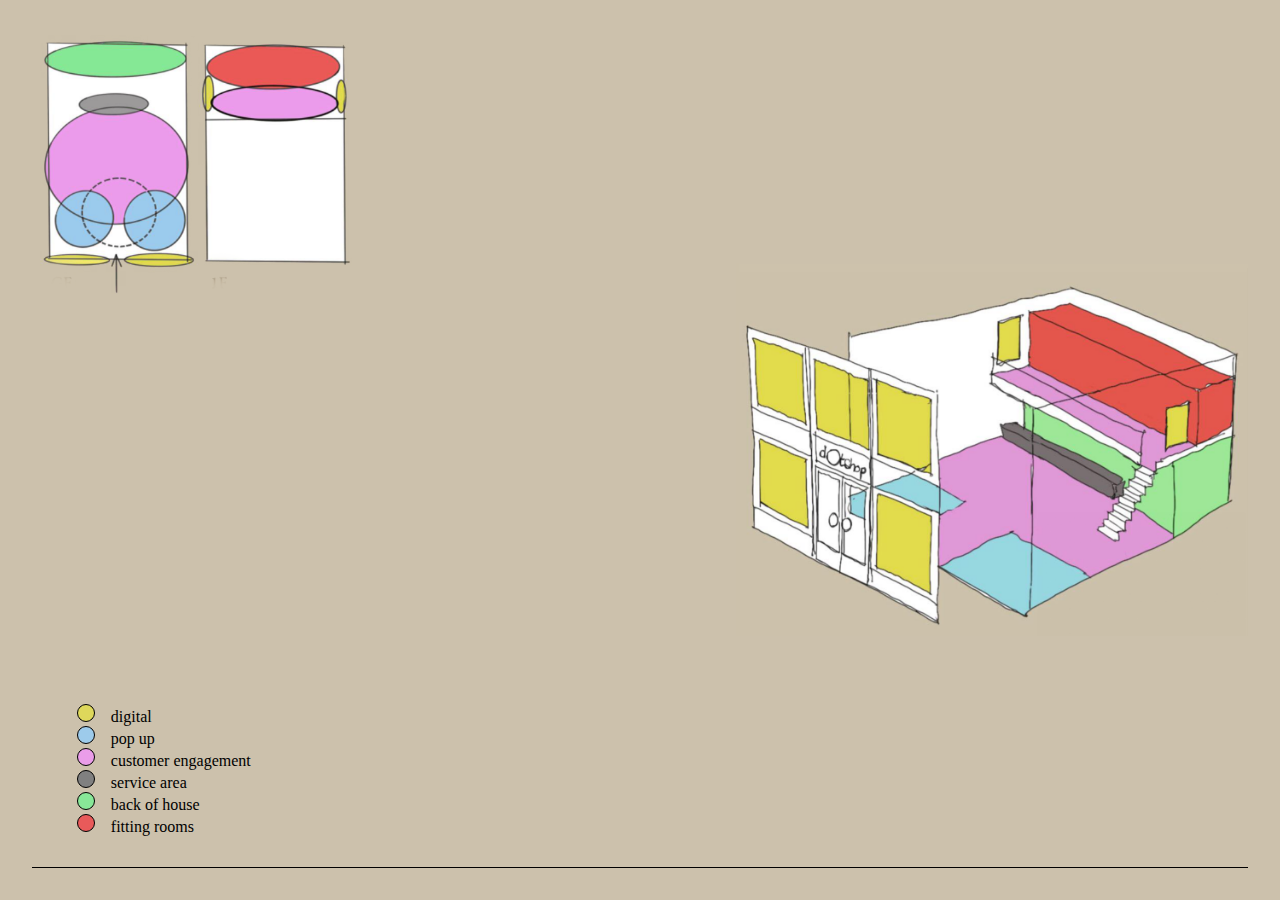
<file: moodboard/index.html>
<!DOCTYPE html>
<html lang="en">
<head>
    <meta charset="UTF-8">
    <meta http-equiv="X-UA-Compatible" content="IE=edge">
    <meta name="viewport" content="width=device-width, initial-scale=1.0">
    <title>Document</title>
    <link rel="stylesheet" href="style.css">
</head>
<body>

    <div id="moodboard">
        <div class="container"><img src="img/moodboard.jpg" style="width:80%"alt=""></div>
    </div>

    <div class="diagram"><img class="diagram"src="img/diagram.png" alt=""></div>

    <img class="model" src="img/3d_model.png" alt="">

    

    <ul>
        <li id="yellow"><div class="dot yellow"></div>digital</li>
        <li id="blue"><div class="dot blue "></div>pop up</span></li>
        <li id="pink"><div class="dot pink"></div>customer engagement</li>
        <li id="grey"><div class="dot grey"></div>service area</li>
        <li id="green"><div class="dot green"></div>back of house</li>
        <li id="red"><div class="dot red"></div>fitting rooms</li>
    </ul>

<footer></footer>
    
    <script src="app.js"></script>
</body>
</html>
</file>
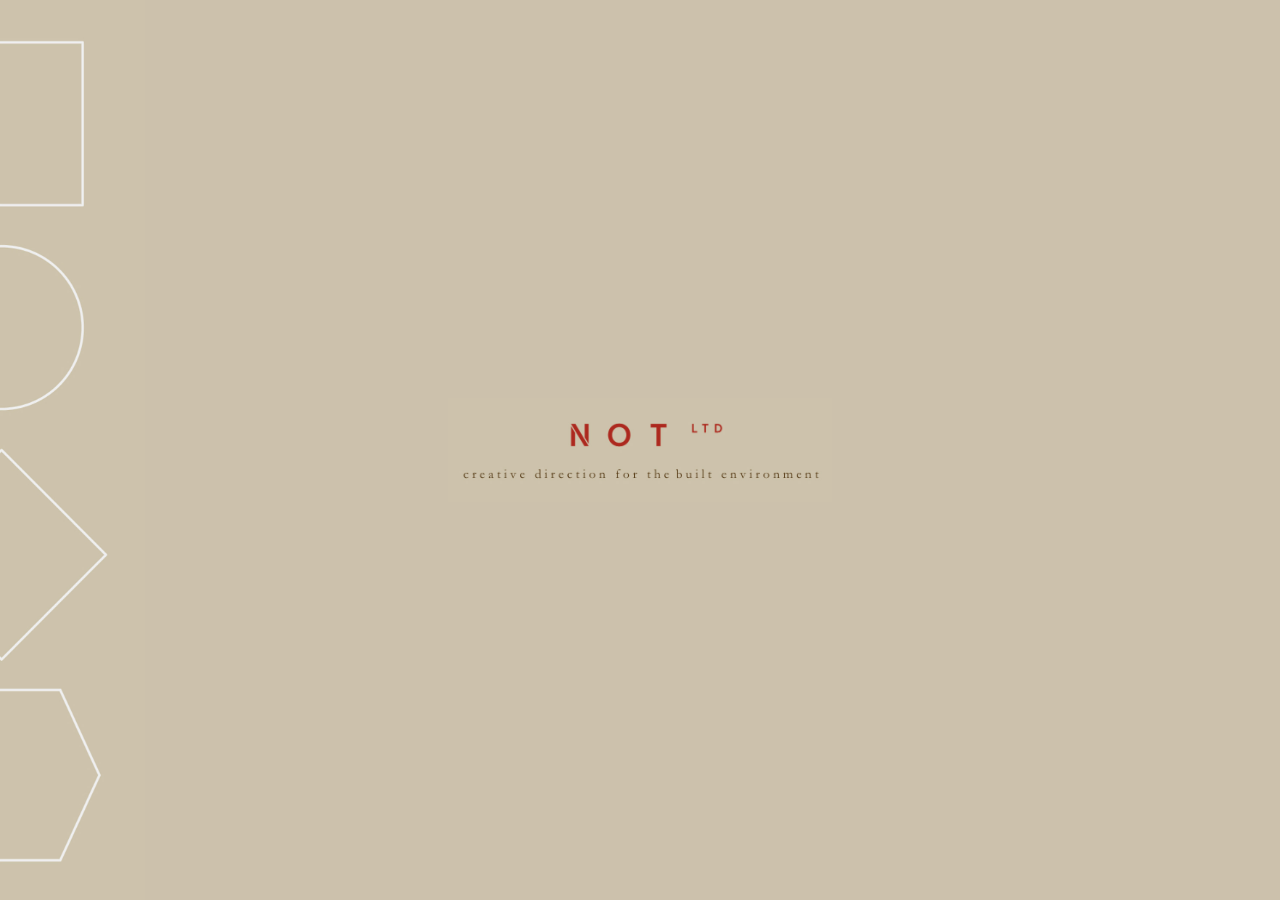
<file: not/index.html>
<!DOCTYPE html>
<html lang="en">
<head>
    <link rel="apple-touch-icon" sizes="180x180" href="/apple-touch-icon.png">
<link rel="icon" type="image/png" sizes="32x32" href="/favicon-32x32.png">
<link rel="icon" type="image/png" sizes="16x16" href="/favicon-16x16.png">
<link rel="manifest" href="/site.webmanifest">
<link rel="mask-icon" href="/safari-pinned-tab.svg" color="#5bbad5">
<meta name="msapplication-TileColor" content="#da532c">
<meta name="theme-color" content="#ffffff">
    <meta charset="UTF-8">
    <meta http-equiv="X-UA-Compatible" content="IE=edge">
    <meta name="viewport" content="width=device-width, initial-scale=1.0">
    <title>NOT | Interactive moodboard</title>
    <link rel="stylesheet" href="style.css">

</head>
<body>
  
  <!-- Moodboard overlay -->

  <div class="loader">
      <img style="width:30%" src="img/logo-small.jpg" data-src="img/logo.jpg"  class="lazyload" alt="">
    <img style="left:0;float:left; position: absolute; max-height:100%;" src="img/shapes-small.jpg" data-src="img/shapes.jpg" class="lazyload" alt="">
</div>
  
  <div id="pageOverlay"></div>



    <div id="blur" >
<div class="background"><img src="img/isometric-small.jpg" data-src="img/isometric.jpg" class="lazyload" alt=""></div>
        <h3>Concept model</h3>

<!-- 3d Model diagram -->
<div class="wrap">
<div  class="container">
    
    <div class="overlay">
        <div id="red" class="dot red red_position dot_resize"></div>
        <div id="green" class="dot green green_position dot_resize"></div>
        <div id="teal" class="dot teal teal_position dot_resize"></div>
        <div id="yellow" class="dot yellow yellow_position dot_resize"></div>
        <div id="orange" class="dot orange orange_position dot_resize"></div>
        <div id="blue" class="dot blue blue_position dot_resize"></div>
        <div id="pink" class="dot pink pink_position dot_resize"></div>
        <div id="grey" class="dot grey grey_position dot_resize"></div>
    </div>
    <img src="img/diagram-small.png" data-src="img/diagram.png" class="lazyload" alt="">
    <div class="circle">Click on the Dots to explore</div>
</div>
</div>
   
<!-- List key -->
<ul id="list-key">
    KEY
</ul>


</div>

<script src="https://code.jquery.com/jquery-3.6.0.js" integrity="sha256-H+K7U5CnXl1h5ywQfKtSj8PCmoN9aaq30gDh27Xc0jk=" crossorigin="anonymous"></script>
<script src="jq-blureffect.js"></script>
<script src="lazysizes.min.js" async=""></script>

    <script src="app.js"></script>



    
</body>
</html>
</file>
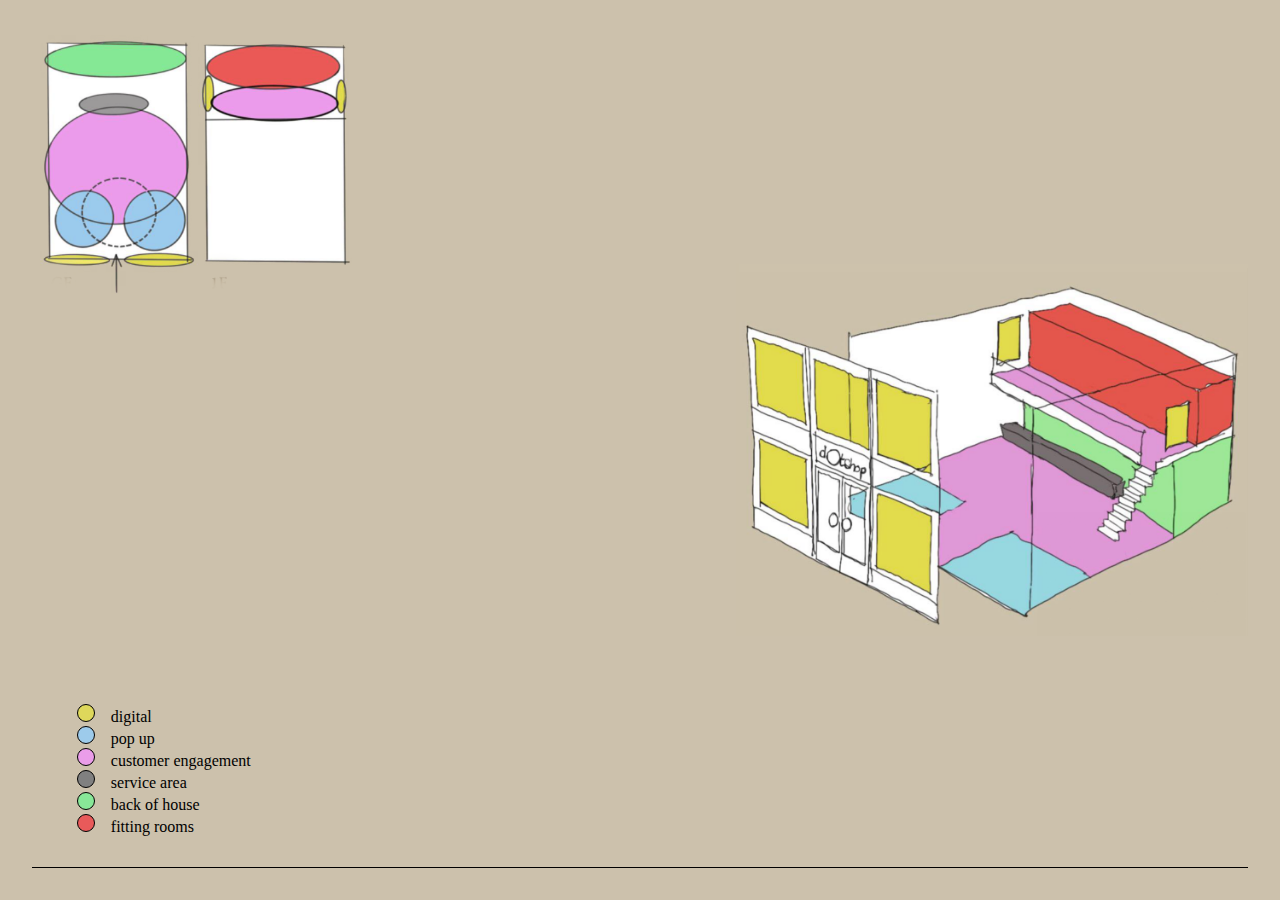
<file: not_v1/index.html>
<!DOCTYPE html>
<html lang="en">
<head>
    <meta charset="UTF-8">
    <meta http-equiv="X-UA-Compatible" content="IE=edge">
    <meta name="viewport" content="width=device-width, initial-scale=1.0">
    <title>NOT | Interactive moodboard</title>
    <link rel="stylesheet" href="style.css">
</head>
<body>

    <div id="moodboard">
        <div class="container"><img src="img/moodboard.jpg" style="width:80%"alt=""></div>
    </div>

    <div class="diagram"><img class="diagram"src="img/diagram.png" alt=""></div>

    <img class="model" src="img/3d_model.png" alt="">

    

    <ul>
        <li id="yellow"><div class="dot yellow"></div>digital</li>
        <li id="blue"><div class="dot blue "></div>pop up</span></li>
        <li id="pink"><div class="dot pink"></div>customer engagement</li>
        <li id="grey"><div class="dot grey"></div>service area</li>
        <li id="green"><div class="dot green"></div>back of house</li>
        <li id="red"><div class="dot red"></div>fitting rooms</li>
    </ul>

<footer></footer>
    
    <script src="app.js"></script>
</body>
</html>
</file>
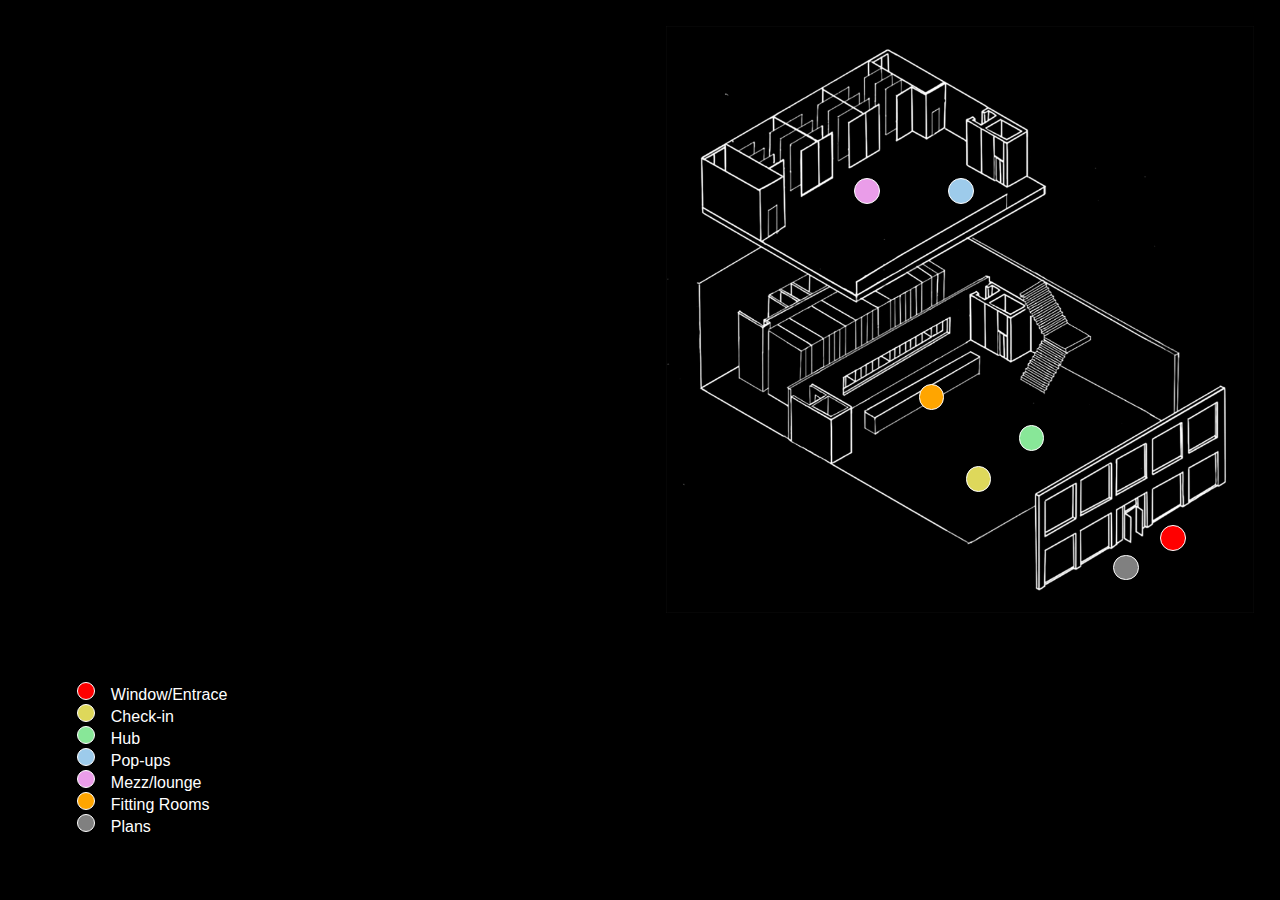
<file: not_v3/index.html>
<!DOCTYPE html>
<html lang="en">
<head>
    <meta charset="UTF-8">
    <meta http-equiv="X-UA-Compatible" content="IE=edge">
    <meta name="viewport" content="width=device-width, initial-scale=1.0">
    <title>NOT | Interactive moodboard</title>
    <link rel="stylesheet" href="style.css">

</head>
<body>
  
  <!-- Moodboard overlay -->

  <div id="pageOverlay"></div>



    <div id="blur" >

<!-- 3d Model diagram -->
<div class="container">
    <div class="overlay">
        <div class="dot yellow yellow_position dot_resize"></div>
        <div class="dot blue blue_position dot_resize"></div>
        <div class="dot pink pink_position dot_resize"></div>
        <div class="dot grey grey_position dot_resize"></div>
        <div class="dot green green_position dot_resize"></div>
        <div class="dot red red_position dot_resize"></div>
        <div class="dot orange orange_position dot_resize"></div>

    </div>
    <img src="img/diagram.jpg" alt="">
    
</div>
   
<!-- List key -->
    <ul >
        <li id="red"><div class="dot red"></div>Window/Entrace</li>
        <li id="yellow"><div class="dot yellow"></div>Check-in</span></li>
        <li id="green"><div class="dot green"></div>Hub</li>
        <li id="blue"><div class="dot blue"></div>Pop-ups</li>
        <li id="pink"><div class="dot pink"></div>Mezz/lounge</li>
        <li id="orange"><div class="dot orange"></div>Fitting Rooms</li>
        <li id="grey"><div class="dot grey"></div>Plans</li>
    </ul>


<footer></footer>
</div>

    <script src="app.js"></script>
</body>
</html>
</file>
<file: moodboard/style.css>
body {
  background-color: #ccc1ac;
  max-height: 100%;
  max-width: 100%;
  padding: 0;
  margin: 0;
}

ul {
  font-size: 1em;
  list-style: none;
  position: absolute;
  bottom: 0;
  padding: 0;
  margin-left: 6vw;
  margin-bottom: 4em;
  cursor: pointer;
}
li:hover {
  color: grey;
}

.dot {
  height: 1em;
  width: 1em;
  margin-right: 1em;
  border-radius: 50%;
  display: inline-block;
  border: 1px solid black;
}

.yellow {
  background-color: #ded85b;
}
.blue {
  background-color: #9dcbeb;
}
.pink {
  background-color: #ea9de9;
}
.grey {
  background-color: grey;
}
.green {
  background-color: #88e798;
}
.red {
  background-color: #e85a5a;
}

.diagram {
  width: 50%;
  height: auto;
  position: absolute;
  margin: 1em;
}

.model {
  position: absolute;
  top: 50%;
  -ms-transform: translateY(-50%);
  transform: translateY(-50%);
  width: 40%;
  height: auto;
  right: 0;
  padding-right: 2em;
  margin: auto;
}

img {
  width: 100%; /* or any custom size */
  height: 100%;
  object-fit: contain;
}

#moodboard {
  height: 90%;
  width: 90%;
  margin: 0;
  top: 50%;
  left: 50%;
  transform: translate(-50%, -50%);
  position: fixed;
  border-radius: 25px;
  background-color: rgba(0, 0, 0, 0.5);
  z-index: 1;
  display: none;
  cursor: pointer;

}
.container {
  padding: 1em;
  position: absolute;
 left:0;
 right:0;
  top: 0;
  bottom: 0;
  vertical-align: middle;
  text-align: center;
  display: table-cell;
  justify-content: center;
  align-items: center;
}


footer {
  position: absolute;
  right: 0;
  left: 0;
  bottom: 2em;
  margin-right: auto;
  margin-left: auto;
  width: 95%;
  border-top: 1px solid black;
}
</file>
<file: not/style.css>
body {
  background-color: #241c19;
  max-height: 100%;
  max-width: 100%;
  padding: 0;
  margin: 0;
  color: white;
  font-family: Arial, Helvetica, sans-serif;
}



.background {
  width:100%;
  position: absolute;
  top: 0;
  left: 0;
  min-height: 100%!important;
  overflow: hidden;

}

.background img {
  min-width:100%;
  min-height:100%;
  position: absolute;
opacity: 0.7;

  overflow: hidden;
}





ul {
  font-size: 0.8em;
  list-style: none;
  position: absolute;
  bottom: 0;
  padding: 0;
  margin:4vw;
  cursor: pointer;
  text-transform: uppercase;
  line-height: 2;
}
li:hover {
  color: grey;
}

.dot {
  width: 1em;
  padding-top: 1em;
  height:auto;
  margin-right: 1em;
  border-radius: 50%;
  display: inline-block;
  border: 1px solid white
}

.yellow {
  background-color: #dedd60;
}
.blue {
  background-color: #4c8cc7;
}
.pink {
  background-color: #d273c7;
}
.grey {
  background-color: #b7bcc2;
}

.teal {
  background-color: #8870c0;
}
.green {
  background-color: #70d1ab;
}
.red {
  background-color: #b7311d;
}

.orange {
  background-color:#dd7c51;
}

.yellow_position {
  position: absolute;
  top: 75%;
  left: 51%;
}
.blue_position {
  position: absolute;
  top: 26%;
  left: 48%;
}
.pink_position {
  position: absolute;
  top: 16%;
  left: 26%;
}
.grey_position {
  position: absolute;
  top: 90%;
  left: 76%;
}
.green_position {
  position: absolute;
  top: 70%;
  left: 61%;
}
.red_position {
  position: absolute;
  top: 84%;
  left: 85%;
}

.orange_position {
  position: absolute;
  top: 60%;
  left: 44%;
}

.teal_position {
  position: absolute;
  top: 65%;
  left: 52%;
}

.dot_resize {
  width:4%;
  height:auto;
  padding-top: 4%;
  border-radius: 100% !important;
  transition: all 0.5s ease;
}

.dot_resize:hover {
 cursor: pointer;
  transform: scale(1.4);
}


.model {
  position: absolute;
  top: 50%;
  -ms-transform: translateY(-50%);
  transform: translateY(-50%);
  width: 40%;
  height: auto;
  right: 0;
  padding-right: 2em;
  margin: auto;
}

#pageOverlay {
  height: 100%;
  width: 100%;
  margin: 0 auto;
  position: fixed;
  z-index: 1;
  cursor: pointer;
  top: 0;
  bottom: 0;

  display: none;
}
.loader {
  top:0;
  bottom:0;
  position: fixed;
  left:0;
  right:0;
  width:100%;
  height:100%;
  background-color:#ccc1ac;
  z-index: 10;
  display: flex;
  justify-content: center;
  align-items: center;
}


.container {
  position: absolute;
width: 50%;
margin:auto;
left:0;
right:0;
  

}

.turnoff {
  display: none;
}

.circle {
  right:0;
  top:20%;
  position: absolute;
  border-style: solid;
  border-width: 0.2vw;
  width: 9vw;
  height:9vw;
  border-radius: 50%;
  font-size:1.3vw;
  font-style: italic;
  text-align: center;
  display: flex; /* or inline-flex */
  align-items: center; 
  justify-content: center;
  cursor:default;
  transition: all 0.3s ease;
}

.circle:hover {
  transform: scale(1.1);
}

.backbtn {
  position: absolute;
  bottom:0;
  right:0;
  float:right;
  width: 7vw;
  margin:2em;
  font-size:1vw;
  text-align: center;
}



.wrap {
  top:0;
  position: absolute;
  height: 100%;
  width:100%;
  display: flex; justify-content: center; align-items: center;
}



img {
  display: block;
  max-width: 100%;
  width: auto;
  height: auto;
}

.overlay {
  position: absolute;
  top: 0;
  right: 0;
  left: 0;
  bottom: 0;
  color: white;
}

h3 {
  text-transform: uppercase;
  margin:4vw;
  position: absolute;
}

.area {
  margin:3em;

}

.moodboard {
  margin:2em;
  width:50%;
  float:right;
  top:0;
  right:0;
  position: absolute;
  transition: all 0.5s ease;
}


.wireframe {
  margin:2em;
  left:0;
  width:35%;
  float:left;
  bottom:0;
  position: absolute;
  transition: all 0.5s ease;
}

.wireframe:hover {
  transform: scale(1.1);
  width:48%;
  margin:4em;
  z-index: 10;
  -webkit-filter: drop-shadow(5px 5px 5px #222);
  filter: drop-shadow(5px 2px 5px #222);
}

.wireframe:hover  .moodboard {
  filter: blur(3px);
}

.moodboard:hover ~ .wireframe {
  filter: blur(3px);
} 

.moodboard:hover {
  z-index: 10;
  transform: scale(1.1);
  width:60%;
  margin:4em;
  -webkit-filter: drop-shadow(5px 5px 5px #222);
  filter: drop-shadow(5px 2px 5px #222);
}







.instagram {
  margin:1em;
  padding:inherit;
  width:38%;
  float:left;
  top:0;
  left:0;
  position: absolute;
}

.instagram2 {
  margin:1em;
  padding:inherit;
  width:30%;
  float:left;
  top:0;
  left:0;
  position: absolute;
}





footer {
  position: absolute;
  right: 0;
  left: 0;
  bottom: 1em;
  margin-right: auto;
  margin-left: auto;
  width: 92%;
  border-top: 1px solid white;
}

/* Drop shadow */
.z-depth-2 {
  -webkit-box-shadow: 0 16px 24px 2px rgba(0, 0, 0, 0.14), 0 6px 30px 5px rgba(0, 0, 0, 0.12), 0 8px 10px -7px rgba(0, 0, 0, 0.2);
          box-shadow: 0 16px 24px 2px rgba(0, 0, 0, 0.14), 0 6px 30px 5px rgba(0, 0, 0, 0.12), 0 8px 10px -7px rgba(0, 0, 0, 0.2);
}

.blur {
  opacity: 1;
  visibility: visible;
  filter: blur(3px);
  z-index: 0;
  position: absolute;
  left: 0;
  top: 0;
  right: 0;
  bottom: 0;
}
.blur-in {
  visibility: visible;
  filter: blur(0px);
  opacity: 1;
  transition: all 0.25s ease-out;
  z-index: 0;
  position: absolute;
  left: 0;
  top: 0;
  right: 0;
  bottom: 0;
}

.blur-out {
  visibility: visible;
  filter: blur(3px);
  opacity: 1;
  transition: all 0.25s ease-out;
  z-index: 0;
  position: absolute;
  left: 0;
  top: 0;
  right: 0;
  bottom: 0;
}

.layoutplans {
  top:0;
  margin:auto;
  width:60%;
  display: flex;
}
.layout_ground {
  left:0;
  float:left;
  flex: 33.33%;
  margin:3vw;
  transition: all 0.5s ease;
}

.layout_ground:hover {
  transform: scale(1.4);
  flex: 40%;
  -webkit-filter: drop-shadow(5px 5px 5px #222);
  filter: drop-shadow(5px 2px 5px #222);
}

.layout_mezz {
  right:0;
  float:right;
  flex: 33.33%;
  margin:3vw;
  transition: all 0.5s ease;
}

.layout_mezz:hover {
  transform: scale(1.4);
  flex: 40%;
  -webkit-filter: drop-shadow(5px 5px 5px #222);
  filter: drop-shadow(5px 2px 5px #222);
}
</file>
<file: not_v1/style.css>
body {
  background-color: #ccc1ac;
  max-height: 100%;
  max-width: 100%;
  padding: 0;
  margin: 0;
}

ul {
  font-size: 1em;
  list-style: none;
  position: absolute;
  bottom: 0;
  padding: 0;
  margin-left: 6vw;
  margin-bottom: 4em;
  cursor: pointer;
}
li:hover {
  color: grey;
}

.dot {
  height: 1em;
  width: 1em;
  margin-right: 1em;
  border-radius: 50%;
  display: inline-block;
  border: 1px solid black;
}

.yellow {
  background-color: #ded85b;
}
.blue {
  background-color: #9dcbeb;
}
.pink {
  background-color: #ea9de9;
}
.grey {
  background-color: grey;
}
.green {
  background-color: #88e798;
}
.red {
  background-color: #e85a5a;
}

.diagram {
  width: 50%;
  height: auto;
  position: absolute;
  margin: 1em;
}

.model {
  position: absolute;
  top: 50%;
  -ms-transform: translateY(-50%);
  transform: translateY(-50%);
  width: 40%;
  height: auto;
  right: 0;
  padding-right: 2em;
  margin: auto;
}

img {
  width: 100%; /* or any custom size */
  height: 100%;
  object-fit: contain;
}

#moodboard {
  height: 90%;
  width: 90%;
  margin: 0;
  top: 50%;
  left: 50%;
  transform: translate(-50%, -50%);
  position: fixed;
  border-radius: 25px;
  background-color: rgba(0, 0, 0, 0.5);
  z-index: 1;
  display: none;
  cursor: pointer;

}
.container {
  padding: 1em;
  position: absolute;
 left:0;
 right:0;
  top: 0;
  bottom: 0;
  vertical-align: middle;
  text-align: center;
  display: table-cell;
  justify-content: center;
  align-items: center;
}


footer {
  position: absolute;
  right: 0;
  left: 0;
  bottom: 2em;
  margin-right: auto;
  margin-left: auto;
  width: 95%;
  border-top: 1px solid black;
}
</file>
<file: not_v3/style.css>
body {
  background-color: black;
  max-height: 100%;
  max-width: 100%;
  padding: 0;
  margin: 0;
  color: white;
  font-family: Arial, Helvetica, sans-serif;
}

ul {
  font-size: 1em;
  list-style: none;
  position: absolute;
  bottom: 0;
  padding: 0;
  margin-left: 6vw;
  margin-bottom: 4em;
  cursor: pointer;
}
li:hover {
  color: grey;
}

.dot {
  width: 1em;
  padding-top: 1em;
  height:auto;
  margin-right: 1em;
  border-radius: 50%;
  display: inline-block;
  border: 1px solid white
}

.yellow {
  background-color: #ded85b;
}
.blue {
  background-color: #9dcbeb;
}
.pink {
  background-color: #ea9de9;
}
.grey {
  background-color: grey;
}
.green {
  background-color: #88e798;
}
.red {
  background-color: red;
}

.orange {
  background-color: orange;
}

.yellow_position {
  position: absolute;
  top: 75%;
  left: 51%;
}
.blue_position {
  position: absolute;
  top: 26%;
  left: 48%;
}
.pink_position {
  position: absolute;
  top: 26%;
  left: 32%;
}
.grey_position {
  position: absolute;
  top: 90%;
  left: 76%;
}
.green_position {
  position: absolute;
  top: 68%;
  left: 60%;
}
.red_position {
  position: absolute;
  top: 85%;
  left: 84%;
}

.orange_position {
  position: absolute;
  top: 61%;
  left: 43%;
}

.dot_resize {
  width:4%;
  height:auto;
  padding-top: 4%;
  border-radius: 100% !important;
}

.diagram {
  width: 50%;
  height: auto;
  position: absolute;
  margin: 1em;
}

.model {
  position: absolute;
  top: 50%;
  -ms-transform: translateY(-50%);
  transform: translateY(-50%);
  width: 40%;
  height: auto;
  right: 0;
  padding-right: 2em;
  margin: auto;
}

#pageOverlay {
  height: 100%;
  width: 100%;
  margin: 0 auto;
  position: fixed;
  z-index: 1;
  cursor: pointer;
  top: 0;
  bottom: 0;
  transition: all 0.3s linear;
  display: none;
}



.container {
  position: relative;
  width: 46%;
  margin: 2%;
  float: right;
}

img {
  display: block;
  max-width: 100%;
  width: auto;
  height: auto;
}

.overlay {
  position: absolute;
  top: 0;
  right: 0;
  left: 0;
  bottom: 0;
  color: white;
}

.area {
 margin:4em;

}

.moodboard {
  margin:inherit;
  width:40%;
  float:right;
  top:0;
  right:0;
  position: absolute;
  transition: all 0.4s ease;
}


.wireframe {
  margin:inherit;
  left:0;
  width:40%;
  float:left;
  bottom:0;
  position: absolute;
  transition: all 0.4s ease;
}

.wireframe:hover {
  transform: scale(1.1);
}

.wireframe:hover ~ .moodboard {
  transform: scale(0.8);
}

.moodboard:hover ~ .wireframe{
  transform: scale(0.8);
}

.moodboard:hover {
  transform: scale(1.1);
}







.instagram {
  padding:inherit;
  width:30%;
  float:right;
  bottom:0;
  right:0;
  position: absolute;
}




footer {
  position: absolute;
  right: 0;
  left: 0;
  bottom: 2em;
  margin-right: auto;
  margin-left: auto;
  width: 95%;
  border-top: 1px solid black;
}

/* Drop shadow */
.z-depth-2 {
  -webkit-box-shadow: 0 4px 5px 0 rgba(0, 0, 0, 0.14),
    0 1px 10px 0 rgba(0, 0, 0, 0.12), 0 2px 4px -1px rgba(0, 0, 0, 0.3);
  box-shadow: 0 4px 5px 0 rgba(0, 0, 0, 0.14), 0 1px 10px 0 rgba(0, 0, 0, 0.12),
    0 2px 4px -1px rgba(0, 0, 0, 0.3);
}

.blur {
  filter: blur(4px);
  -o-filter: blur(4px);
  -ms-filter: blur(4px);
  -moz-filter: blur(4px);
  -webkit-filter: blur(4px);
  position: absolute;
  left: 0;
  top: 0;
  right: 0;
  bottom: 0;
}
</file>
